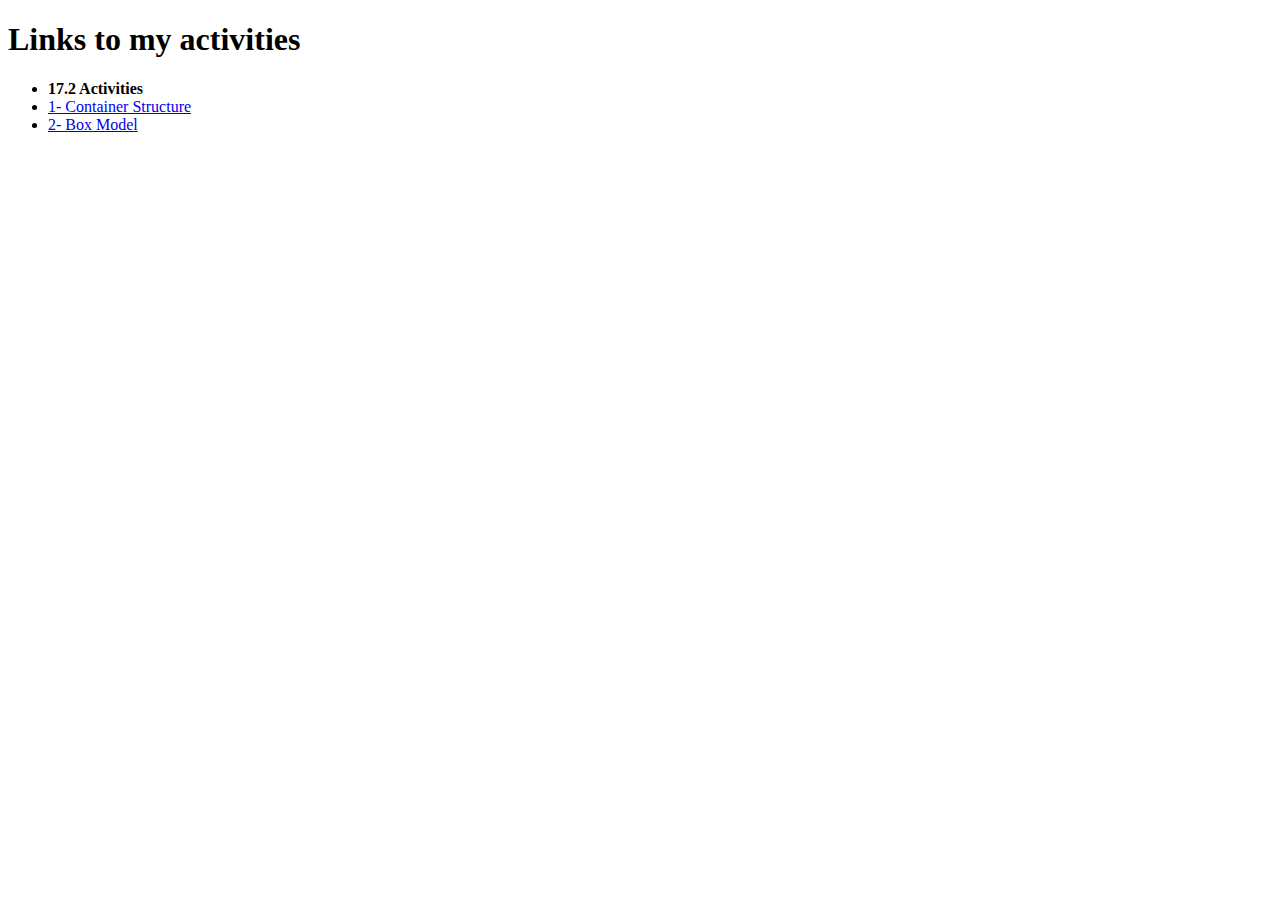
<file: index.html>
<!DOCTYPE html>
<html lang="en">
<head>
    <meta charset="UTF-8">
    <meta http-equiv="X-UA-Compatible" content="IE=edge">
    <meta name="viewport" content="width=device-width, initial-scale=1.0">
    <title>Document</title>
</head>
<body>
    <h1>Links to my activities</h1>
    <ul>
        <li><strong>17.2 Activities</strong></li>
        <li><a href="17.2-activities/01_Containers_Structure/solved/index.html">1- Container Structure</a></li>
        <li><a href="17.2-activities/02_BoxModel/solved/index.html">2- Box Model</a></li>
    </ul>
</body>
</html>
</file>
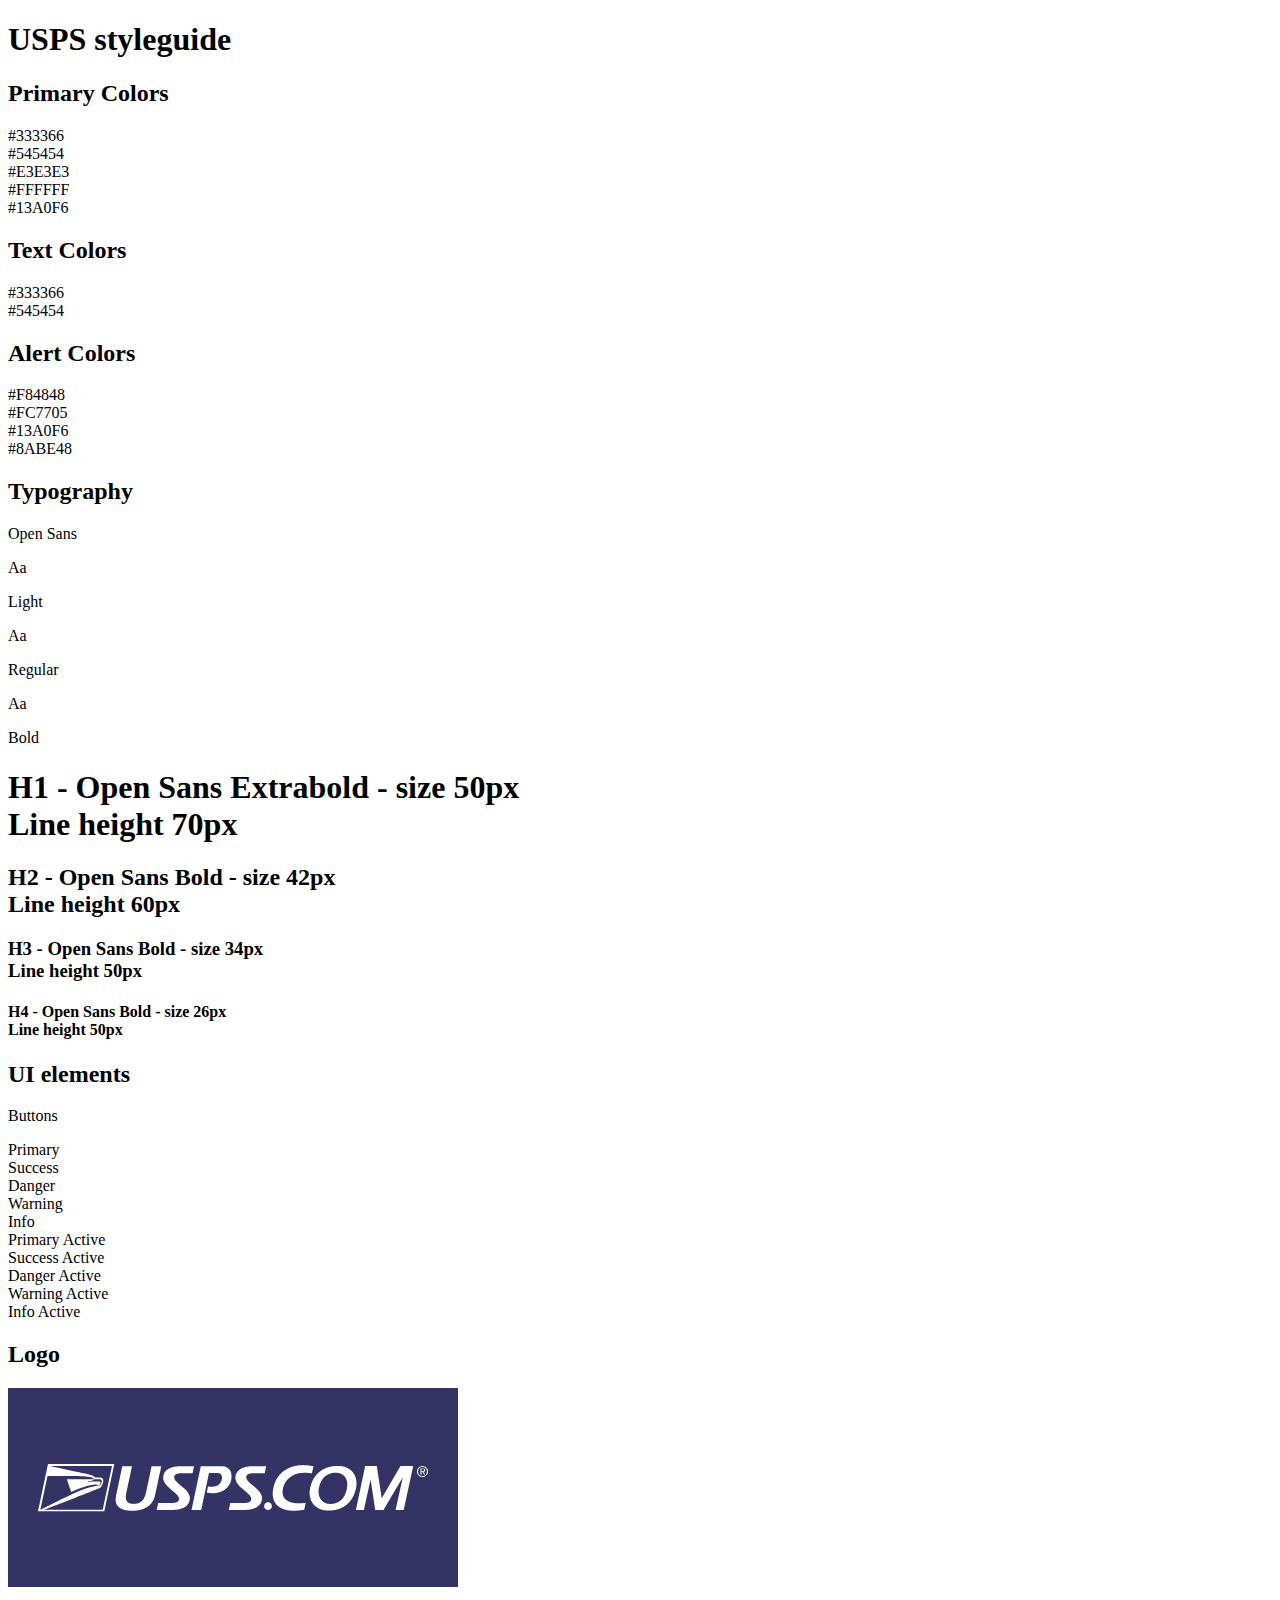
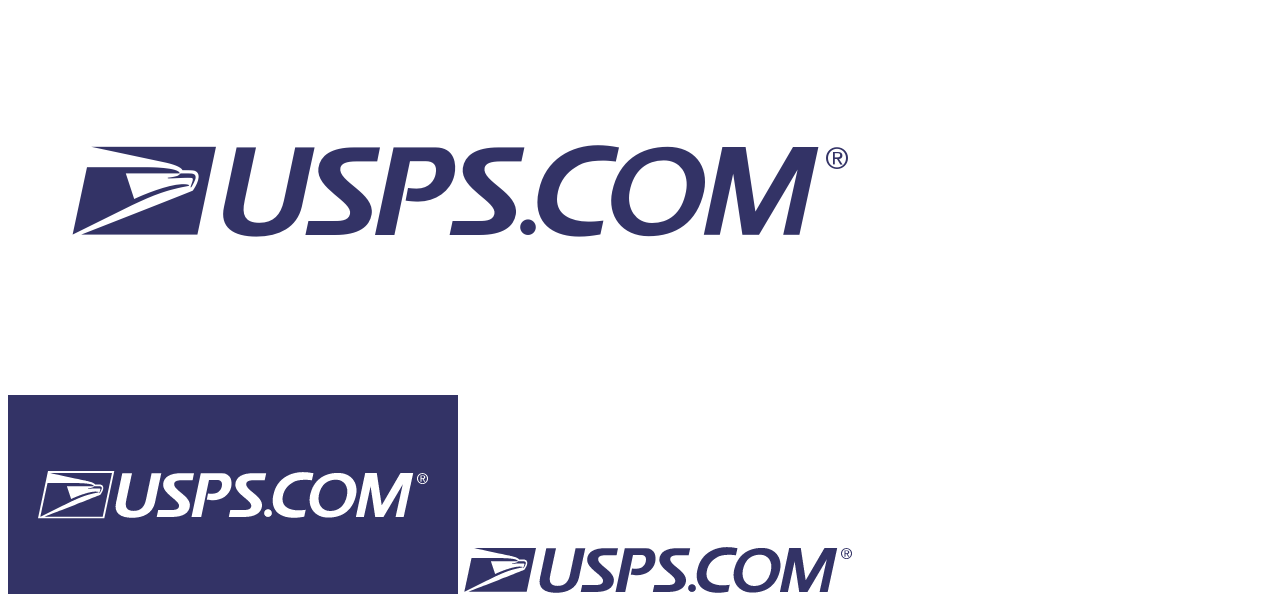
<file: 17.2-activities/01_Containers_Structure/solved/index.html>
<!DOCTYPE html>
<html>
<head>
  <title>USPS Style Guide</title>
  <link href="css/style.css" rel="stylesheet" type="text/css">
</head>
<body>
<section class="header"></section>
<section class="colorPalette">
  <h1 id="pageTopic">USPS styleguide</h1>
  <h2 class="sectionHead">Primary Colors</h2>
  <div class="colorContainer">
    <div class="swatch darkBlue"></div>
    <div class="hexCode">#333366</div>
  </div>
  <div class="colorContainer">
    <div class="swatch darkGrey"></div>
    <div class="hexCode">#545454</div>
  </div>
  <div class="colorContainer">
    <div class="swatch lightGrey"></div>
    <div class="hexCode">#E3E3E3</div>
  </div>
  <div class="colorContainer">
    <div class="swatch white"></div>
    <div class="hexCode">#FFFFFF</div>
  </div>
  <div class="colorContainer">
    <div class="swatch lightBlue"></div>
    <div class="hexCode">#13A0F6</div>
  </div>

  <h2 class="sectionHead">Text Colors</h2>
  <div class="colorContainer">
    <div class="swatch darkBlue"></div>
    <div class="hexCode">#333366</div>
  </div>
  <div class="colorContainer">
    <div class="swatch darkGrey"></div>
    <div class="hexCode">#545454</div>
  </div>

  <h2 class="sectionHead">Alert Colors</h2>
  <div class="colorContainer">
    <div class="swatch red"></div>
    <div class="hexCode">#F84848</div>
  </div>
  <div class="colorContainer">
    <div class="swatch orange"></div>
    <div class="hexCode">#FC7705</div>
  </div>
  <div class="colorContainer">
    <div class="swatch lightBlue"></div>
    <div class="hexCode">#13A0F6</div>
  </div>
  <div class="colorContainer">
    <div class="swatch lightGreen"></div>
    <div class="hexCode">#8ABE48</div>
  </div>
</section>
<section class="typography">
  <h2 class="sectionHead">Typography</h2>
  <p>Open Sans</p>
  <div class="type_container">
  <p class="large light">Aa</p>
  <p>Light</p>
  </div>

  <div class="type_container">
  <p class="large regular">Aa</p>
  <p>Regular</p>
  </div>

  <div class="type_container">
  <p class="large bold">Aa</p>
  <p>Bold</p>
  </div>

  <h1>H1 - Open Sans Extrabold - size 50px <br>Line height 70px</h1>
  <h2>H2 - Open Sans Bold - size 42px <br>Line height 60px</h2>
  <h3>H3 - Open Sans Bold - size 34px <br>Line height 50px</h3>
  <h4>H4 - Open Sans Bold - size 26px <br>Line height 50px</h4>
</section>
<section class="uiElements">
    <h2 class="sectionHead">UI elements</h2>
    <p>Buttons</p>
    <div class="buttonContain">
      <div class="button primary">Primary</div>
      <div class="button success">Success</div>
      <div class="button danger">Danger</div>
      <div class="button warning">Warning</div>
      <div class="button info">Info</div>
    </div>
    <div class="buttonContain">
      <div class="button primaryActive">Primary Active</div>
      <div class="button successActive">Success Active</div>
      <div class="button dangerActive">Danger Active</div>
      <div class="button warningActive">Warning Active</div>
      <div class="button infoActive">Info Active</div>
    </div>
</section>
<section class="imagery">
<h2 class="sectionHead">Logo</h2>
<img src="images/Logo-dark.png">
<img src="images/Logo-light.png">
<img src="images/Logo-dark1.png">
<img src="images/Logo-light-1.png">
</section>
</body>
</html>
</file>
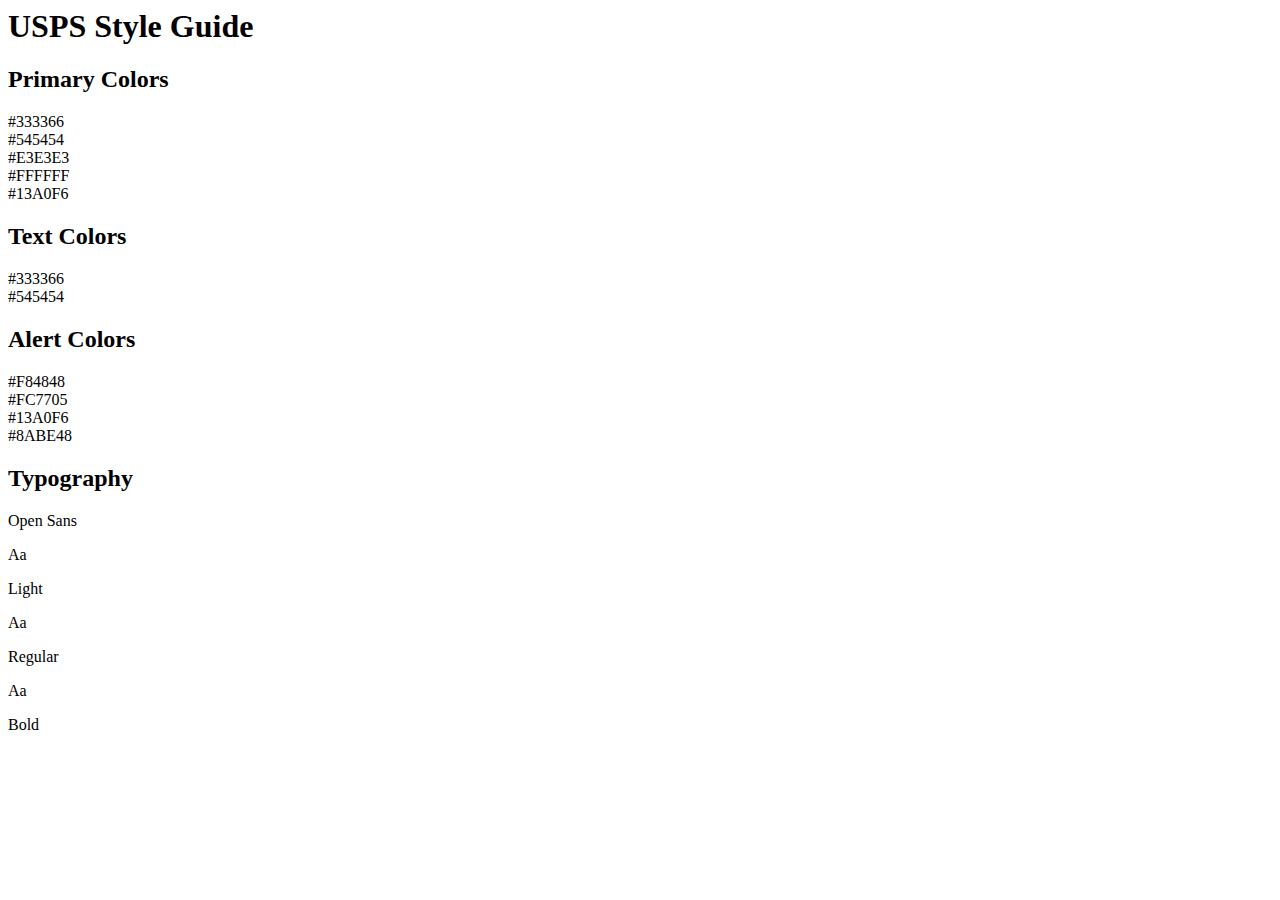
<file: 17.2-activities/01_Containers_Structure/unsolved/index.html>
<html>
<head>
  <title>USPS Style Guide</title>
  <link href="css/style.css" rel="stylesheet" type="text/css">
</head>
<body>
<!-- Header section here -->
<section class="header"></section>

<!-- Color Palette section -->
<section class="colorPalette">
  <h1 id="pageTopic">USPS Style Guide</h1>
  <h2 class="sectionHead">Primary Colors</h2>
  <div class="colorContainer">
    <div class="swatch darkBlue"></div>
    <div class="hexCode">#333366</div>
  </div>
  <div class="colorContainer">
    <div class="swatch darkGrey"></div>
    <div class="hexCode">#545454</div>
  </div>
  <div class="colorContainer">
    <div class="swatch lightGrey"></div>
    <div class="hexCode">#E3E3E3</div>
  </div>
  <div class="colorContainer">
    <div class="swatch white"></div>
    <div class="hexCode">#FFFFFF</div>
  </div>
  <div class="colorContainer">
    <div class="swatch lightBlue"></div>
    <div class="hexCode">#13A0F6</div>
  </div>

  <h2 class="sectionHead">Text Colors</h2>
  <div class="colorContainer">
    <div class="swatch darkBlue"></div>
    <div class="hexCode">#333366</div>
  </div>
  <div class="colorContainer">
    <div class="swatch darkGrey"></div>
    <div class="hexCode">#545454</div>
  </div>

  <h2 class="sectionHead">Alert Colors</h2>
  <div class="colorContainer">
    <div class="swatch red"></div>
    <div class="hexCode">#F84848</div>
  </div>
  <div class="colorContainer">
    <div class="swatch orange"></div>
    <div class="hexCode">#FC7705</div>
  </div>
  <div class="colorContainer">
    <div class="swatch lightBlue"></div>
    <div class="hexCode">#13A0F6</div>
  </div>
  <div class="colorContainer">
    <div class="swatch lightGreen"></div>
    <div class="hexCode">#8ABE48</div>
  </div>
</section>

<!-- Typography Section -->
<section class="typography">
  <h2 class="sectionHead">Typography</h2>
  <p>Open Sans</p>
  <div class="type_container">
    <p class="large light">Aa</p>
    <p>Light</p>
  </div>
  <div class="type_container">
    <p class="large regular">Aa</p>
    <p>Regular</p>
  </div>
  <div class="type_container">
    <p class="large bold">Aa</p>
    <p>Bold</p>
  </div>


</section>

<!-- UI Elements Section -->
<section class="uiElements"></section>

<!-- Imagery Section -->
<section class="imagery"></section>
</body>
</html>
</file>
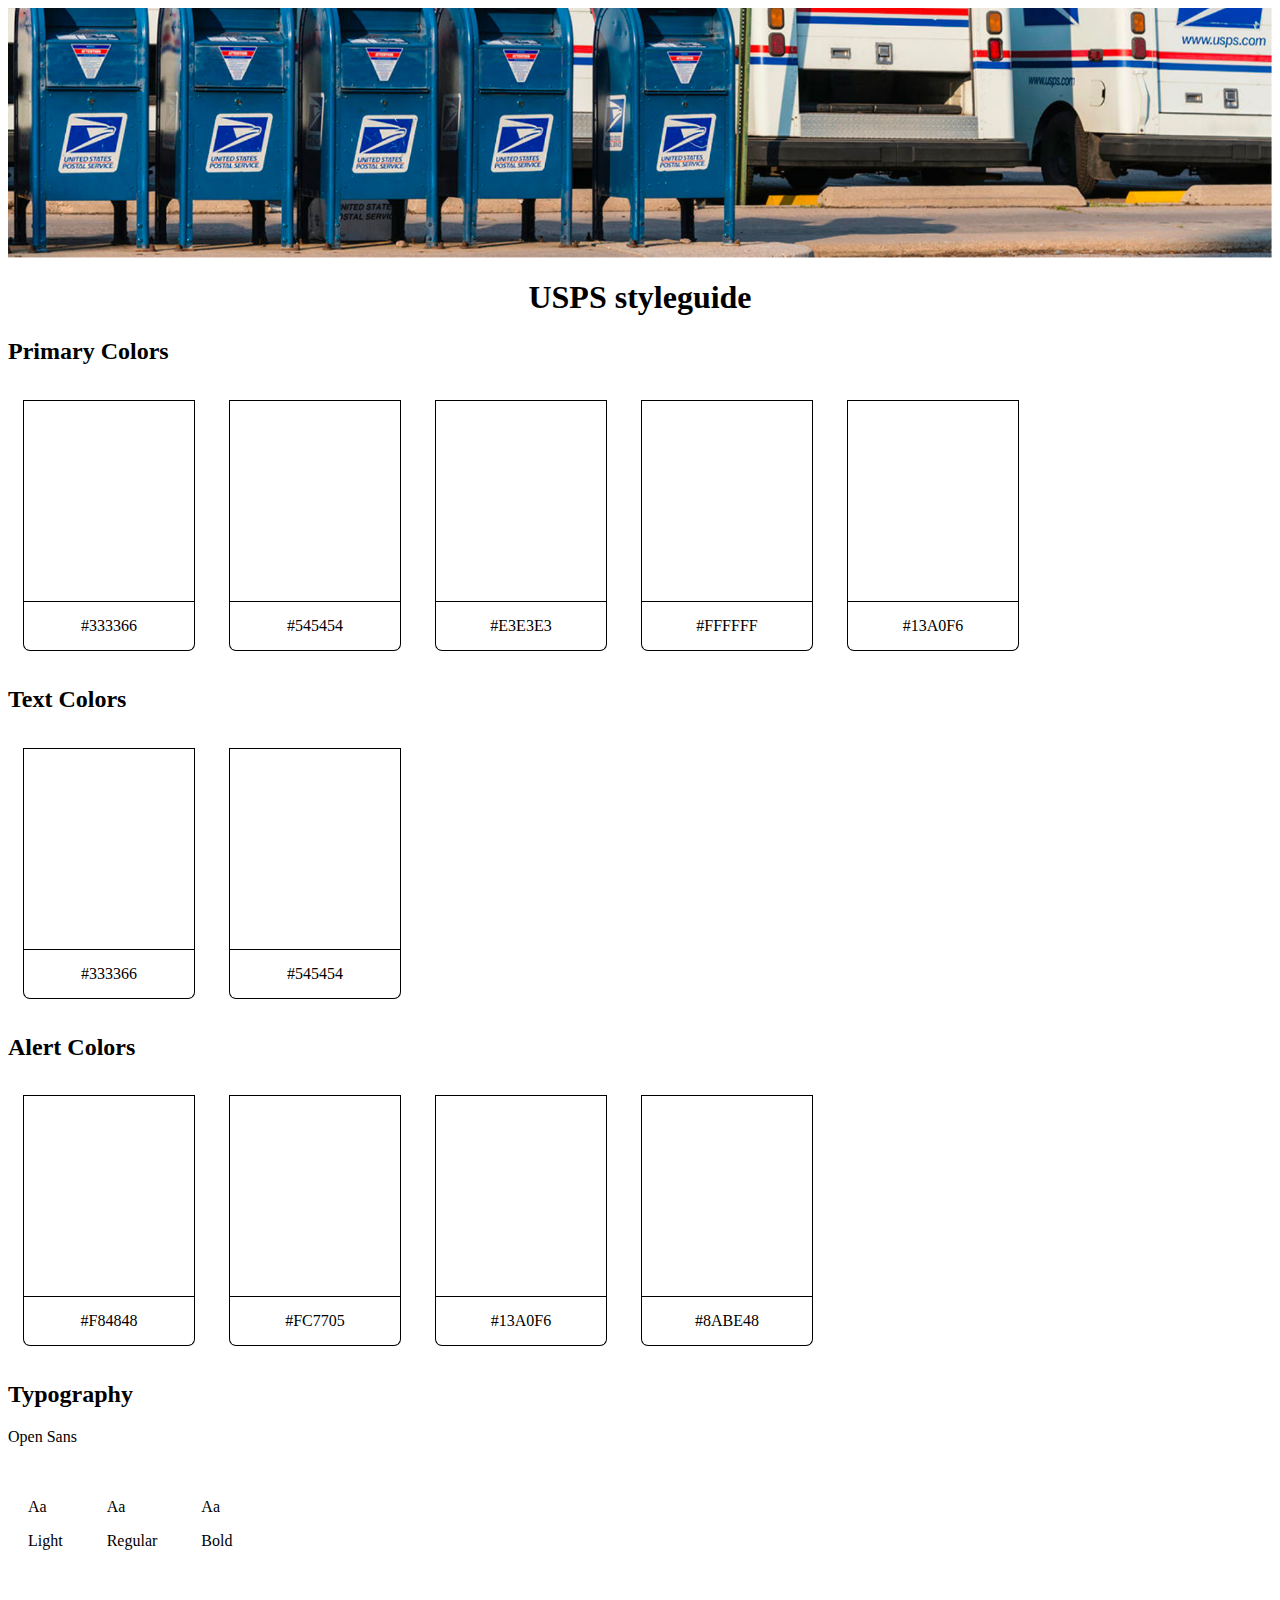
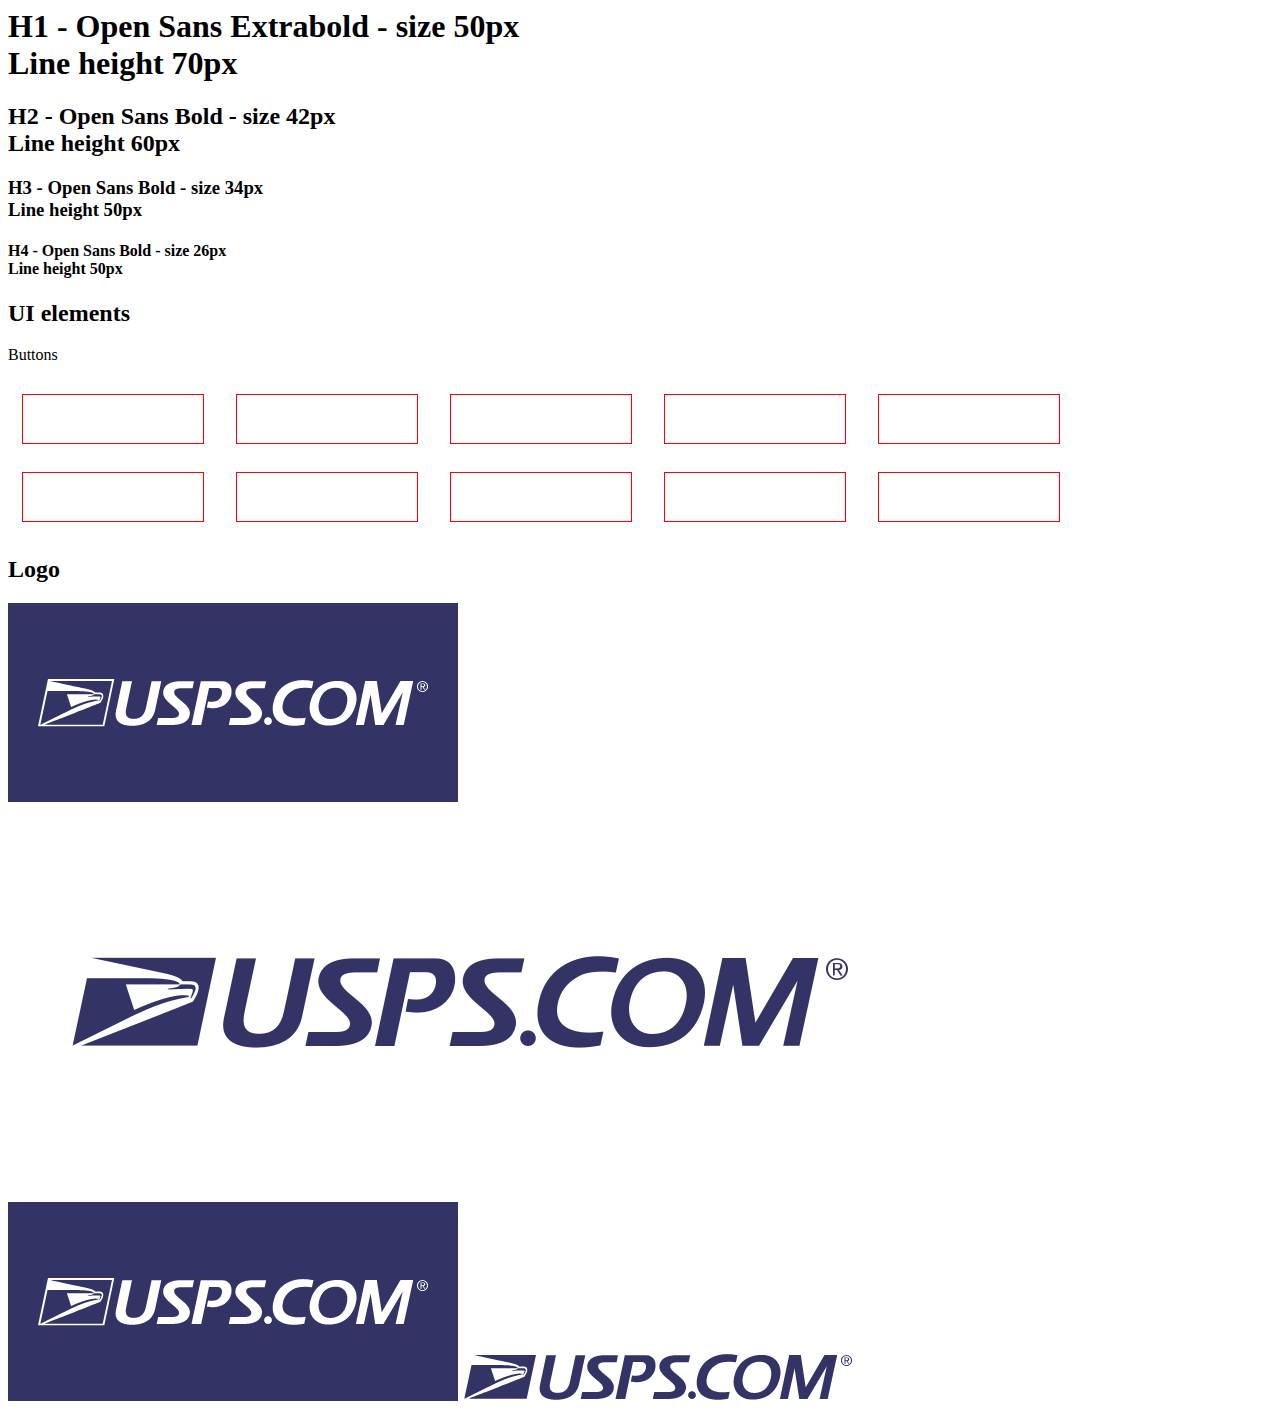
<file: 17.2-activities/02_BoxModel/solved/index.html>
<html>
<head>
  <title>USPS Style Guide</title>
  <link href="css/style.css" rel="stylesheet" type="text/css">
</head>
<body>
<section class="header"></section>
<section class="colorPalette">
  <h1 id="pageTopic">USPS styleguide</h1>
  <h2 class="sectionHead">Primary Colors</h2>
  <div class="colorContainer">
    <div class="swatch darkBlue"></div>
    <div class="hexCode">#333366</div>
  </div>
  <div class="colorContainer">
    <div class="swatch darkGrey"></div>
    <div class="hexCode">#545454</div>
  </div>
  <div class="colorContainer">
    <div class="swatch lightGrey"></div>
    <div class="hexCode">#E3E3E3</div>
  </div>
  <div class="colorContainer">
    <div class="swatch white"></div>
    <div class="hexCode">#FFFFFF</div>
  </div>
  <div class="colorContainer">
    <div class="swatch lightBlue"></div>
    <div class="hexCode">#13A0F6</div>
  </div>

  <h2 class="sectionHead">Text Colors</h2>
  <div class="colorContainer">
    <div class="swatch darkBlue"></div>
    <div class="hexCode">#333366</div>
  </div>
  <div class="colorContainer">
    <div class="swatch darkGrey"></div>
    <div class="hexCode">#545454</div>
  </div>

  <h2 class="sectionHead">Alert Colors</h2>
  <div class="colorContainer">
    <div class="swatch red"></div>
    <div class="hexCode">#F84848</div>
  </div>
  <div class="colorContainer">
    <div class="swatch orange"></div>
    <div class="hexCode">#FC7705</div>
  </div>
  <div class="colorContainer">
    <div class="swatch lightBlue"></div>
    <div class="hexCode">#13A0F6</div>
  </div>
  <div class="colorContainer">
    <div class="swatch lightGreen"></div>
    <div class="hexCode">#8ABE48</div>
  </div>
</section>
<section class="typography">
  <h2 class="sectionHead">Typography</h2>
  <p>Open Sans</p>
  <div class="type_container">
  <p class="large light">Aa</p>
  <p>Light</p>
  </div>

  <div class="type_container">
  <p class="large regular">Aa</p>
  <p>Regular</p>
  </div>

  <div class="type_container">
  <p class="large bold">Aa</p>
  <p>Bold</p>
  </div>

  <h1>H1 - Open Sans Extrabold - size 50px <br>Line height 70px</h1>
  <h2>H2 - Open Sans Bold - size 42px <br>Line height 60px</h2>
  <h3>H3 - Open Sans Bold - size 34px <br>Line height 50px</h3>
  <h4>H4 - Open Sans Bold - size 26px <br>Line height 50px</h4>
</section>
<section class="uiElements">
    <h2 class="sectionHead">UI elements</h2>
    <p>Buttons</p>
    <div class="buttonContain">
      <div class="button primary">Primary</div>
      <div class="button success">Success</div>
      <div class="button danger">Danger</div>
      <div class="button warning">Warning</div>
      <div class="button info">Info</div>
    </div>
    <div class="buttonContain">
      <div class="button primaryActive">Primary Active</div>
      <div class="button successActive">Success Active</div>
      <div class="button dangerActive">Danger Active</div>
      <div class="button warningActive">Warning Active</div>
      <div class="button infoActive">Info Active</div>
    </div>
</section>
<section class="imagery">
<h2 class="sectionHead">Logo</h2>
<img src="images/Logo-dark.png">
<img src="images/Logo-light.png">
<img src="images/Logo-dark1.png">
<img src="images/Logo-light-1.png">
</section>
</body>
</html>
</file>
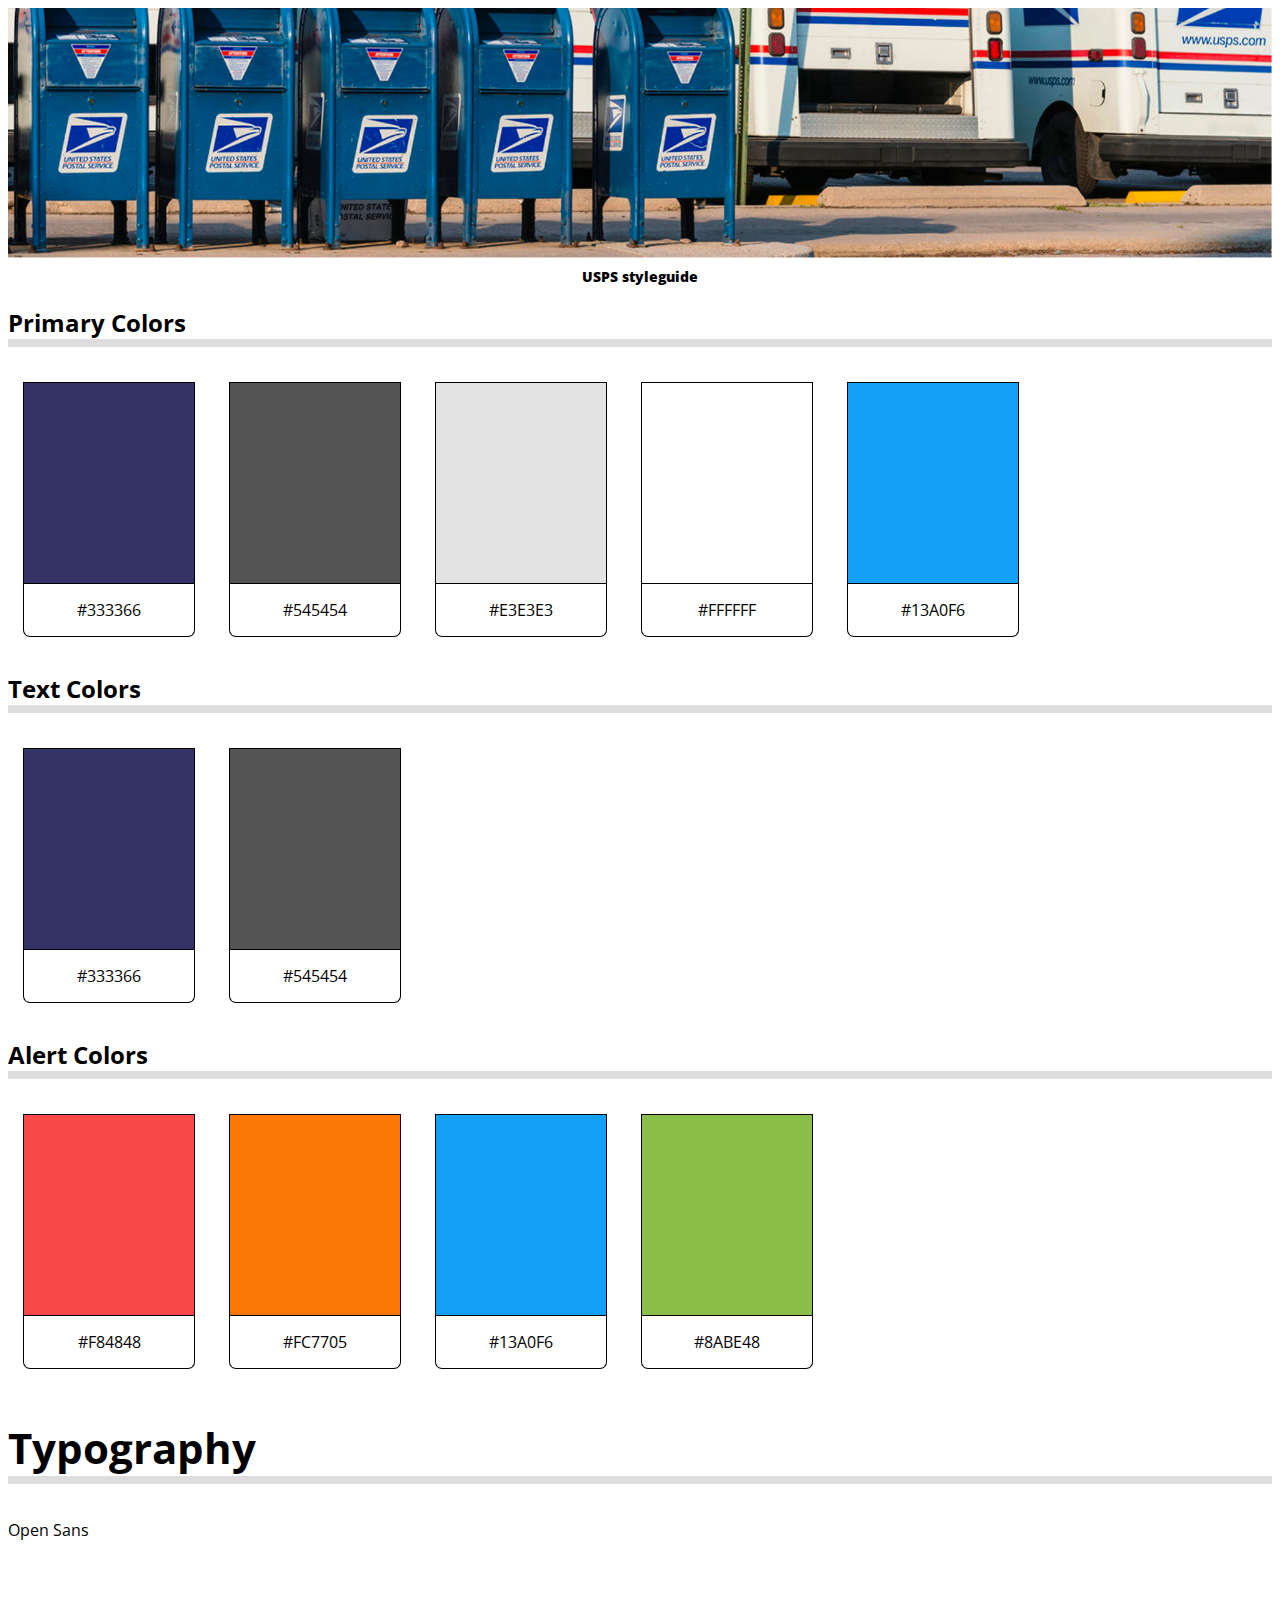
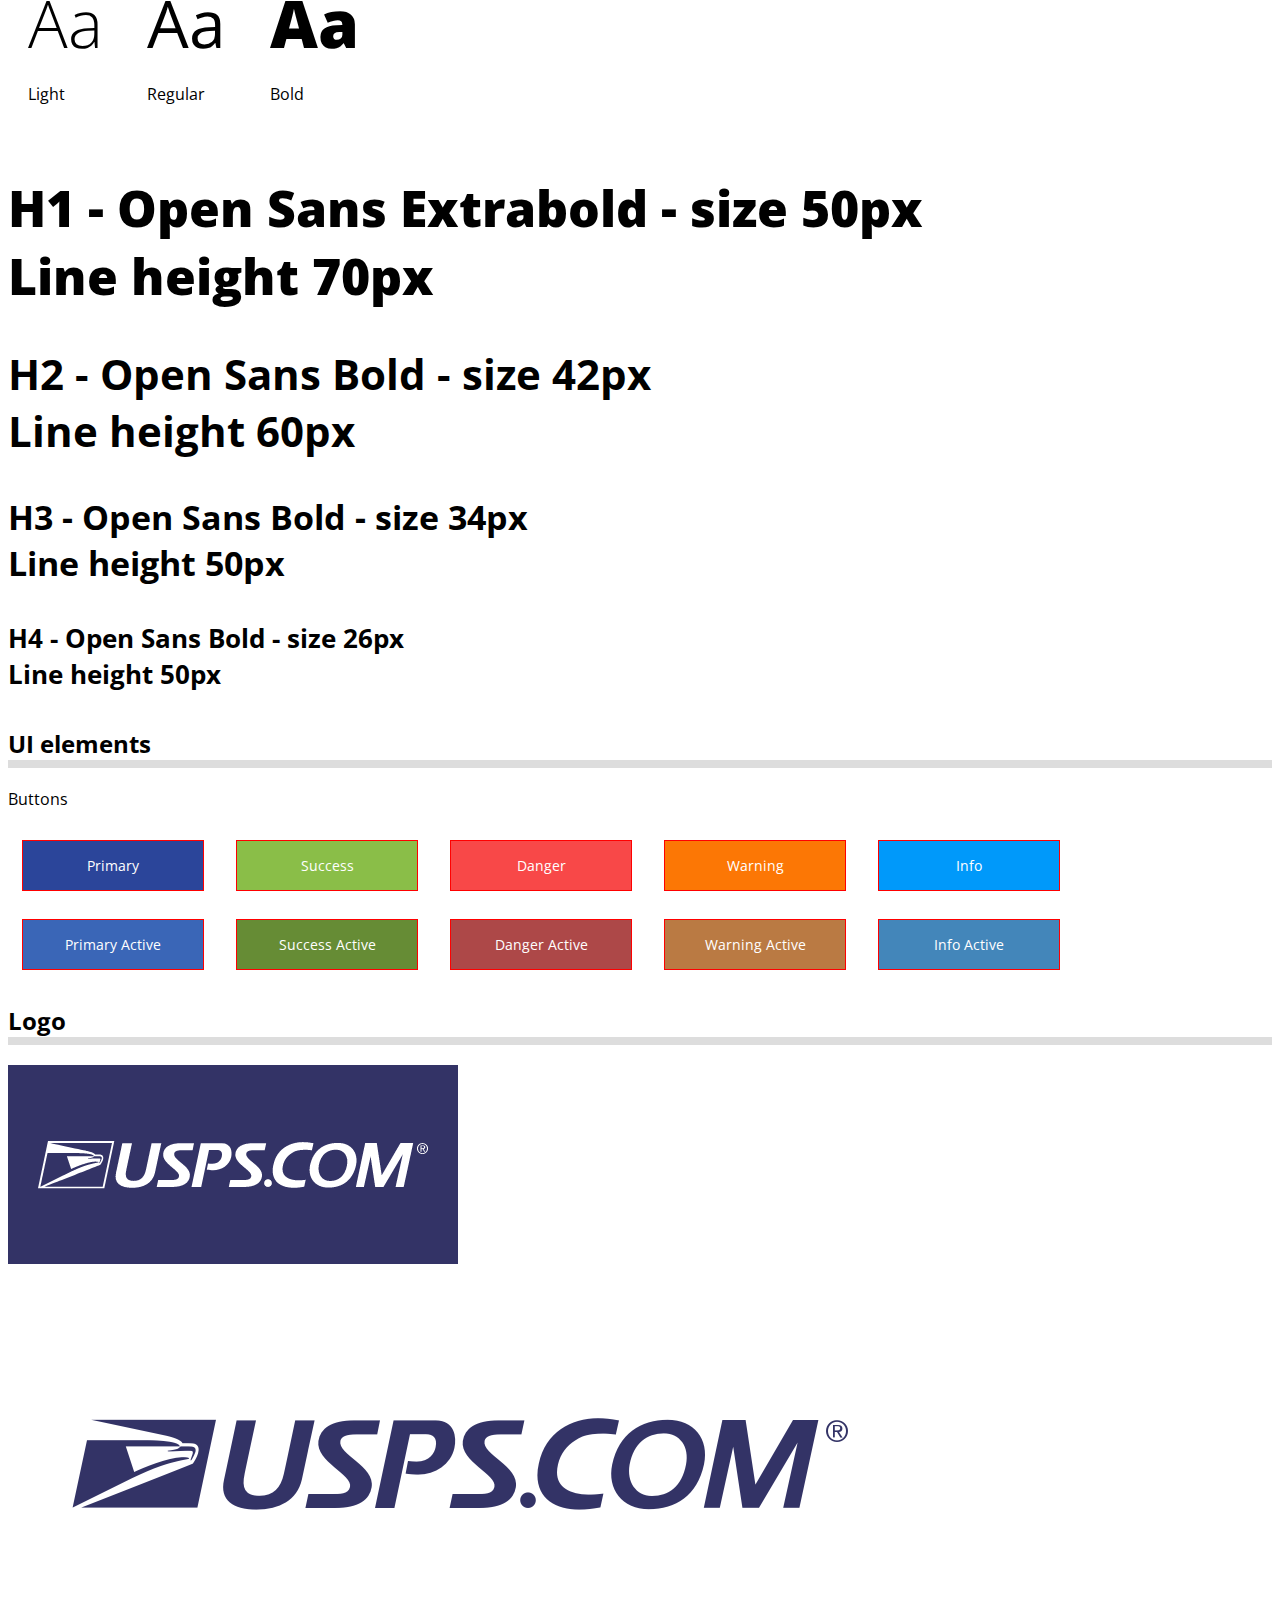
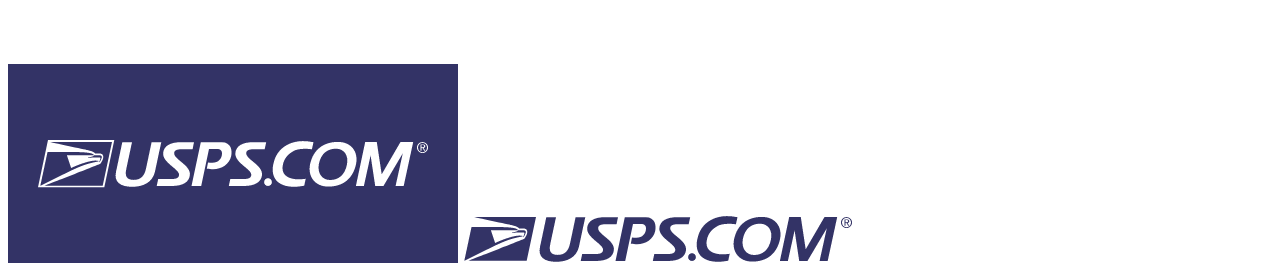
<file: 17.2-activities/02_BoxModel/unsolved/index.html>
<html>
<head>
  <title>USPS Style Guide</title>
  <link href="https://fonts.googleapis.com/css?family=Open+Sans&display=swap" rel="stylesheet">
  <link href="css/style.css" rel="stylesheet" type="text/css">
</head>
<body>
<section class="header"></section>
<section class="colorPalette">
  <h1 id="pageTopic">USPS styleguide</h1>
  <h2 class="sectionHead">Primary Colors</h2>
  <div class="colorContainer">
    <div class="swatch darkBlue"></div>
    <div class="hexCode">#333366</div>
  </div>
  <div class="colorContainer">
    <div class="swatch darkGrey"></div>
    <div class="hexCode">#545454</div>
  </div>
  <div class="colorContainer">
    <div class="swatch lightGrey"></div>
    <div class="hexCode">#E3E3E3</div>
  </div>
  <div class="colorContainer">
    <div class="swatch white"></div>
    <div class="hexCode">#FFFFFF</div>
  </div>
  <div class="colorContainer">
    <div class="swatch lightBlue"></div>
    <div class="hexCode">#13A0F6</div>
  </div>

  <h2 class="sectionHead">Text Colors</h2>
  <div class="colorContainer">
    <div class="swatch darkBlue"></div>
    <div class="hexCode">#333366</div>
  </div>
  <div class="colorContainer">
    <div class="swatch darkGrey"></div>
    <div class="hexCode">#545454</div>
  </div>

  <h2 class="sectionHead">Alert Colors</h2>
  <div class="colorContainer">
    <div class="swatch red"></div>
    <div class="hexCode">#F84848</div>
  </div>
  <div class="colorContainer">
    <div class="swatch orange"></div>
    <div class="hexCode">#FC7705</div>
  </div>
  <div class="colorContainer">
    <div class="swatch lightBlue"></div>
    <div class="hexCode">#13A0F6</div>
  </div>
  <div class="colorContainer">
    <div class="swatch lightGreen"></div>
    <div class="hexCode">#8ABE48</div>
  </div>
</section>
<section class="typography">
  <h2 class="sectionHead">Typography</h2>
  <p>Open Sans</p>
  <div class="type_container">
  <p class="large light">Aa</p>
  <p>Light</p>
  </div>

  <div class="type_container">
  <p class="large regular">Aa</p>
  <p>Regular</p>
  </div>

  <div class="type_container">
  <p class="large bold">Aa</p>
  <p>Bold</p>
  </div>

  <h1>H1 - Open Sans Extrabold - size 50px <br>Line height 70px</h1>
  <h2>H2 - Open Sans Bold - size 42px <br>Line height 60px</h2>
  <h3>H3 - Open Sans Bold - size 34px <br>Line height 50px</h3>
  <h4>H4 - Open Sans Bold - size 26px <br>Line height 50px</h4>
</section>
<section class="uiElements">
    <h2 class="sectionHead">UI elements</h2>
    <p>Buttons</p>
    <div class="buttonContain">
      <div class="button primary">Primary</div>
      <div class="button success">Success</div>
      <div class="button danger">Danger</div>
      <div class="button warning">Warning</div>
      <div class="button info">Info</div>
    </div>
    <div class="buttonContain">
      <div class="button primaryActive">Primary Active</div>
      <div class="button successActive">Success Active</div>
      <div class="button dangerActive">Danger Active</div>
      <div class="button warningActive">Warning Active</div>
      <div class="button infoActive">Info Active</div>
    </div>
</section>
<section class="imagery">
<h2 class="sectionHead">Logo</h2>
<img src="images/Logo-dark.png">
<img src="images/Logo-light.png">
<img src="images/Logo-dark1.png">
<img src="images/Logo-light-1.png">
</section>
</body>
</html>
</file>
<file: 17.2-activities/01_Containers_Structure/solved/css/style.css>
/*  Hi! your going to write styles here in the next couple activities. */
</file>
<file: 17.2-activities/01_Containers_Structure/unsolved/css/style.css>
/*  Hi! your going to write styles here in the next couple activities. */
</file>
<file: 17.2-activities/02_BoxModel/solved/css/style.css>
/* Header Styles */
.header {
  height: 250px;
  max-height: 500px;
  background-image: url(../images/upsBackground.png);
  background-size: cover;
  background-repeat: no-repeat;
  background-position: bottom;
}
#pageTopic {
   text-align: center;
}
 /* Primary Color */
 .colorContainer {
     display: inline-block;
     margin: 15px;
 }
 .swatch {
    height: 200px;
    width: 170px;
    border: 1px solid black;
}
.hexCode {
    padding: 15px;
    text-align: center;
    border: 1px solid black;
    border-top: none;
    border-bottom-left-radius: 7px;
    border-bottom-right-radius: 7px;
}
/* Typography CSS */
.type_container {
    display: inline-block;
    margin: 20px;
}

/* UI Elements */
.button {
    display: inline-block;
    padding: 15px;
    margin: 15px;
    width: 150px;
    text-align: center;
    color: white;
    outline: 1px solid red;
}
</file>
<file: 17.2-activities/02_BoxModel/unsolved/css/style.css>
@import url('https://fonts.googleapis.com/css2?family=Open+Sans:wght@300;400;800&display=swap');
body {
    font-family: 'Open Sans', sans-serif;
}


/* Header Styles */
.header {
    height: 250px;
    max-height: 500px;
    background-image: url(../images/upsBackground.png);
    background-size: cover;
    background-repeat: no-repeat;
    background-position: bottom;
}
#pageTopic {
    text-align: center;
    font-size: 14px;
    font-weight: 800;
}
/* Primary Color */
.colorContainer {
    display: inline-block;
    margin: 15px;
}
.swatch {
    height: 200px;
    width: 170px;
    border: solid 1px #000;
}
.hexCode {
    padding: 15px;
    text-align: center;
    border: solid 1px #000;
    border-top: none;
    border-bottom-left-radius: 7px;
    border-bottom-right-radius: 7px;
}

.darkBlue {
    background-color: #333366;
}
.darkGrey {
    background-color: #545454;
}
.lightGrey {
    background-color: #E3E3E3;
}
.white {
    background-color: #fff;
}
.lightBlue {
    background-color: #13A0F6;
}
.red {
    background-color: #F84848;
}
.orange {
    background-color: #FC7705;
}
.lightGreen {
    background-color: #8ABE48;
}








/* Typography CSS */
.type_container {
    display: inline-block;
    margin: 20px;
}
.large {
     font-size: 66px;
     margin-bottom: 15px;
     margin-top: 0;
}
.light {
    font-weight: 300;
}
.regular {
    font-weight: 400;
}
.bold {
    font-weight: 800;
}


.typography h1 {
    font-size: 50px;
    font-weight: 800;
}

.typography h2 {
    font-size: 42px;
    font-weight: 700;
}
.typography h3 {
    font-size: 34px;
    font-weight: 700;
}
.typography h4 {
    font-size: 26px;
}


/* UI Elements */
.button {
    display: inline-block;
    padding: 15px;
    margin: 15px;
    width: 150px;
    text-align: center;
    color: #FFF;
    outline: 1px solid red;
    font-size: 14px;
}



.primary {
    background-color: #2B459A;
}
.success {
    background-color: #8ABE48;
}
.danger {
    background-color: #F84848;
}
.warning {
    background-color: #FC7705;
}
.info {
    background-color: #0099FA;
}
.primaryActive {
    background-color: #3A66B7;
}
.successActive {
    background-color: #668C35;
}
.dangerActive {
    background-color: #AD4848;
}
.warningActive {
    background-color: #BA7A43;
}
.infoActive {
    background-color: #4386BA;
}
.sectionHead {
    border-bottom: 8px solid #DDDDDD;
}
</file>
